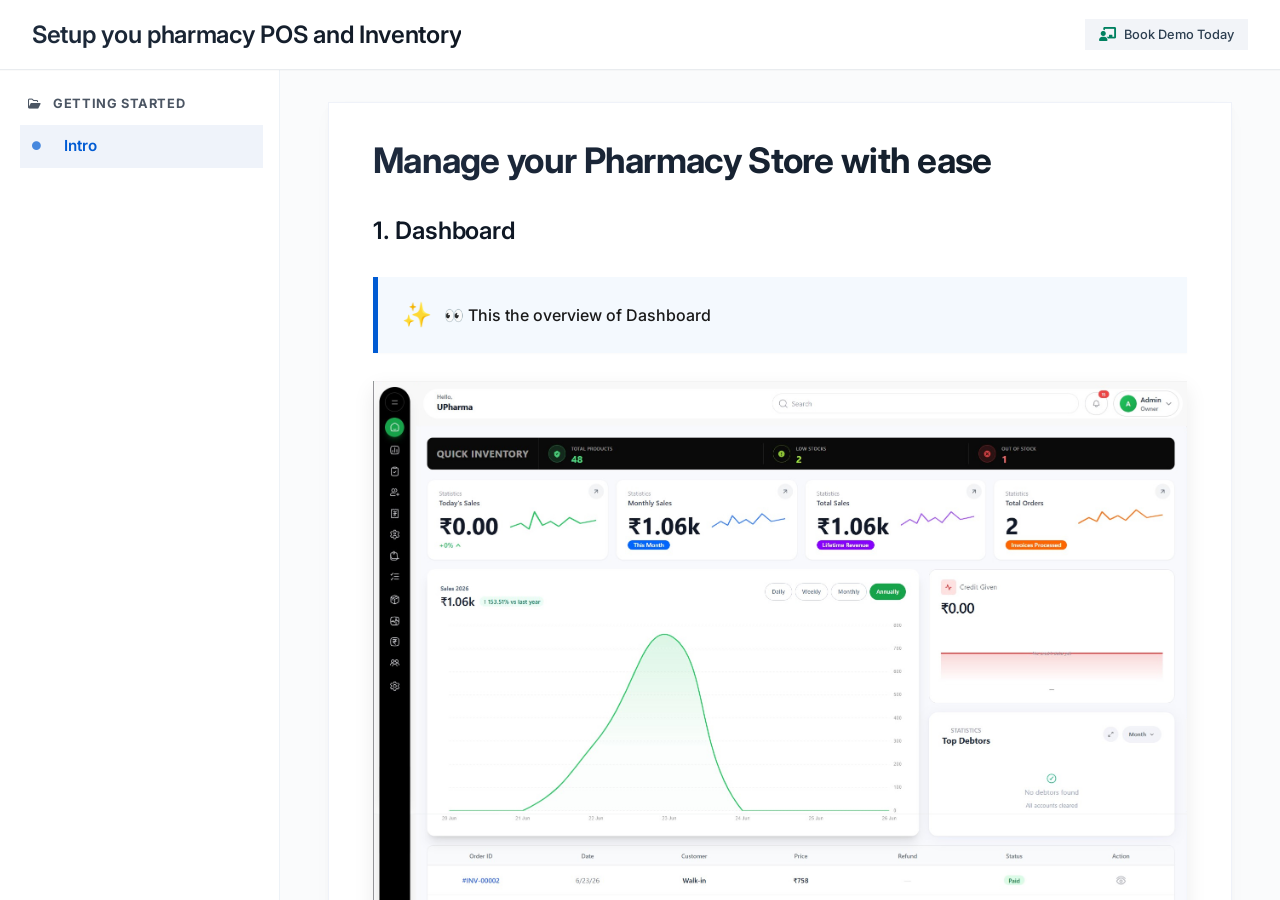
<file: index.html>
<!DOCTYPE html>
<html lang="en">

<head>
    <meta charset="UTF-8">
    <meta name="viewport" content="width=device-width, initial-scale=1.0">
    <title>Acme SaaS Academy</title>
    <link rel="stylesheet" href="styles.css">
    <link rel="preconnect" href="https://fonts.googleapis.com">
    <link rel="preconnect" href="https://fonts.gstatic.com" crossorigin>
    <link href="https://fonts.googleapis.com/css2?family=Inter:opsz,wght@14..32,300;14..32,400;14..32,500;14..32,600;14..32,700&display=swap" rel="stylesheet">
    <!-- Font Awesome 6 (required for icons) -->
    <link rel="stylesheet" href="https://cdnjs.cloudflare.com/ajax/libs/font-awesome/6.0.0-beta3/css/all.min.css">

    <script src="navigation.js"></script>
</head>

<body>

    <header>
        <div class="logo-area">
            <h1>Setup you pharmacy POS and Inventory</h1>
        </div>
        <div class="header-actions">
            <div class="badge-pro">
                <i class="fas fa-chalkboard-user"></i>
                <span>Book Demo Today</span>
            </div>
        </div>
    </header>

    <div class="layout">
        <aside id="sidebar"></aside>
        <main>
            <article id="content">
                <div class="loading-spinner">
                    <i class="fas fa-spinner fa-pulse"></i> Loading curriculum...
                </div>
            </article>
            <div class="nav-buttons">
                <button id="prevBtn"><i class="fas fa-arrow-left"></i> Previous</button>
                <button id="nextBtn">Next <i class="fas fa-arrow-right"></i></button>
            </div>
        </main>
    </div>

    <script src="script.js"></script>

</body>

</html>
</file>
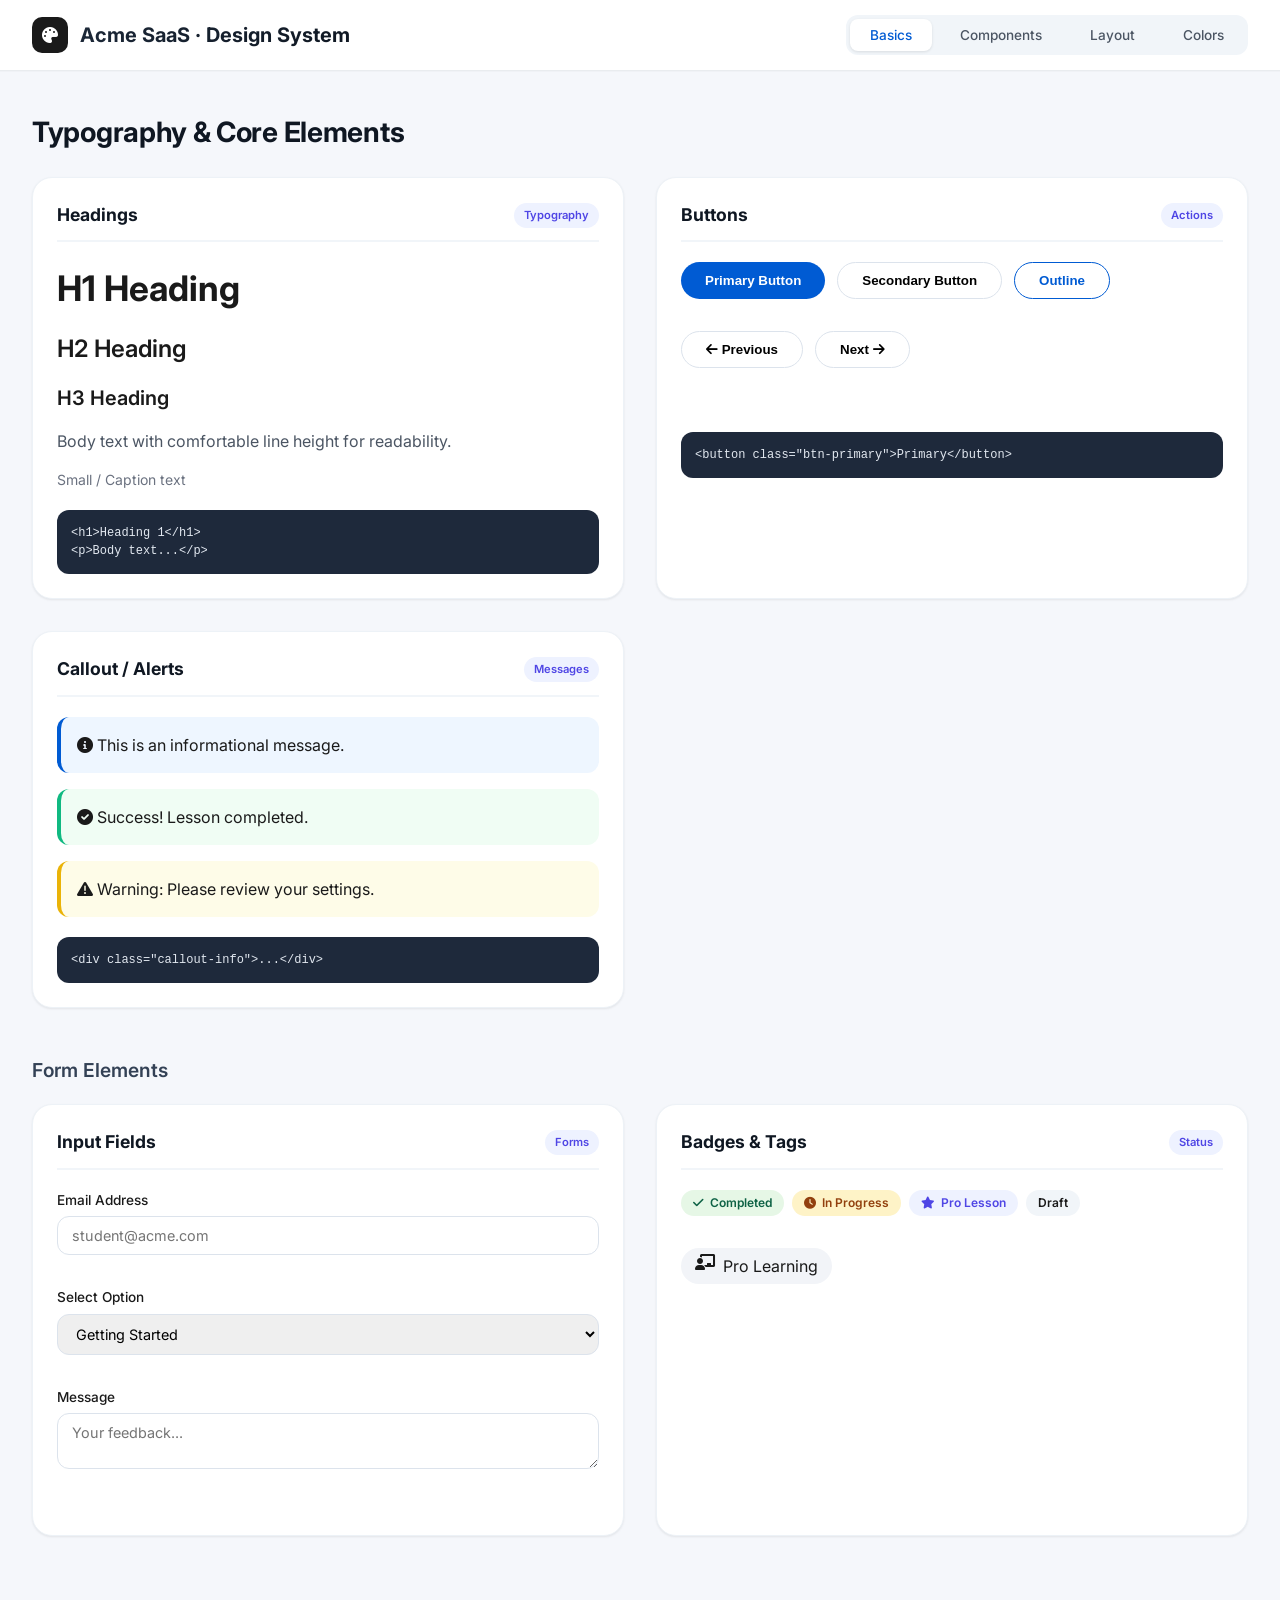
<file: components.html>
<!DOCTYPE html>
<html lang="en">
<head>
    <meta charset="UTF-8">
    <meta name="viewport" content="width=device-width, initial-scale=1.0">
    <title>Component Library | Acme SaaS Academy Design System</title>
    
    <!-- Fonts & Icons -->
    <link rel="preconnect" href="https://fonts.googleapis.com">
    <link rel="preconnect" href="https://fonts.gstatic.com" crossorigin>
    <link href="https://fonts.googleapis.com/css2?family=Inter:opsz,wght@14..32,300;14..32,400;14..32,500;14..32,600;14..32,700;14..32,800&display=swap" rel="stylesheet">
    <link rel="stylesheet" href="https://cdnjs.cloudflare.com/ajax/libs/font-awesome/6.0.0-beta3/css/all.min.css">
    
    <style>
        * {
            margin: 0;
            padding: 0;
            box-sizing: border-box;
        }

        body {
            font-family: 'Inter', system-ui, -apple-system, BlinkMacSystemFont, 'Segoe UI', sans-serif;
            background: #f5f7fb;
            color: #1a1a1a;
            line-height: 1.5;
        }

        /* Component Preview Layout */
        .component-nav {
            background: white;
            border-bottom: 1px solid #e9ecef;
            padding: 0 32px;
            position: sticky;
            top: 0;
            z-index: 100;
            box-shadow: 0 1px 0 rgba(0,0,0,0.02);
        }

        .nav-container {
            max-width: 1400px;
            margin: 0 auto;
            display: flex;
            justify-content: space-between;
            align-items: center;
            height: 70px;
        }

        .logo {
            display: flex;
            align-items: center;
            gap: 12px;
            font-size: 1.25rem;
            font-weight: 700;
            background: linear-gradient(135deg, #1e2b3c 0%, #0f1722 100%);
            background-clip: text;
            -webkit-background-clip: text;
            color: transparent;
        }

        .logo-icon {
            width: 36px;
            height: 36px;
            background: #1a1a1a;
            border-radius: 10px;
            display: flex;
            align-items: center;
            justify-content: center;
            color: white;
            font-size: 1rem;
        }

        .component-tabs {
            display: flex;
            gap: 8px;
            background: #f1f5f9;
            padding: 4px;
            border-radius: 12px;
        }

        .tab-btn {
            padding: 8px 20px;
            border: none;
            background: transparent;
            font-family: 'Inter', sans-serif;
            font-size: 0.85rem;
            font-weight: 500;
            cursor: pointer;
            border-radius: 8px;
            transition: all 0.2s;
            color: #4b5563;
        }

        .tab-btn.active {
            background: white;
            color: #005bd3;
            box-shadow: 0 1px 3px rgba(0,0,0,0.1);
        }

        .main-container {
            max-width: 1400px;
            margin: 0 auto;
            padding: 40px 32px;
        }

        .component-section {
            display: none;
            animation: fadeIn 0.3s ease;
        }

        .component-section.active-section {
            display: block;
        }

        @keyframes fadeIn {
            from { opacity: 0; transform: translateY(10px); }
            to { opacity: 1; transform: translateY(0); }
        }

        .component-grid {
            display: grid;
            grid-template-columns: repeat(auto-fit, minmax(400px, 1fr));
            gap: 32px;
            margin-bottom: 48px;
        }

        .component-card {
            background: white;
            border-radius: 20px;
            padding: 24px;
            box-shadow: 0 1px 3px rgba(0,0,0,0.05), 0 1px 2px rgba(0,0,0,0.03);
            border: 1px solid #edf2f7;
            transition: transform 0.2s, box-shadow 0.2s;
        }

        .component-card:hover {
            box-shadow: 0 8px 20px rgba(0,0,0,0.08);
            transform: translateY(-2px);
        }

        .card-header {
            border-bottom: 2px solid #f1f5f9;
            padding-bottom: 12px;
            margin-bottom: 20px;
            display: flex;
            justify-content: space-between;
            align-items: center;
        }

        .card-title {
            font-size: 1.1rem;
            font-weight: 700;
            color: #0f1722;
        }

        .card-badge {
            background: #eef2ff;
            padding: 4px 10px;
            border-radius: 20px;
            font-size: 0.7rem;
            font-weight: 600;
            color: #4f46e5;
        }

        .preview-area {
            margin-bottom: 20px;
            min-height: 150px;
            display: flex;
            flex-direction: column;
            gap: 16px;
        }

        .code-snippet {
            background: #1e293b;
            color: #e2e8f0;
            padding: 14px;
            border-radius: 12px;
            font-size: 0.75rem;
            font-family: 'SF Mono', monospace;
            overflow-x: auto;
            margin-top: 12px;
        }

        hr {
            margin: 40px 0;
            border: none;
            border-top: 1px solid #e2e8f0;
        }

        .section-title {
            font-size: 1.75rem;
            font-weight: 700;
            margin-bottom: 24px;
            color: #0f1722;
            letter-spacing: -0.3px;
        }

        .subsection-title {
            font-size: 1.2rem;
            font-weight: 600;
            margin: 32px 0 20px 0;
            color: #334155;
        }

        /* Button Styles (reusable) */
        .btn-primary {
            background: #005bd3;
            color: white;
            border: none;
            padding: 10px 24px;
            border-radius: 40px;
            font-weight: 600;
            cursor: pointer;
            transition: all 0.2s;
        }

        .btn-primary:hover {
            background: #004db3;
            transform: translateY(-1px);
        }

        .btn-secondary {
            background: white;
            border: 1px solid #dce3ec;
            padding: 10px 24px;
            border-radius: 40px;
            font-weight: 600;
            cursor: pointer;
            transition: all 0.2s;
        }

        .btn-secondary:hover {
            background: #f8fafd;
            border-color: #cbdde9;
        }

        /* Sidebar Preview */
        .sidebar-preview {
            width: 260px;
            background: white;
            border-radius: 16px;
            padding: 16px;
            border: 1px solid #edf2f7;
        }

        .lesson-link-demo {
            display: flex;
            align-items: center;
            gap: 12px;
            padding: 10px 12px;
            border-radius: 12px;
            text-decoration: none;
            color: #2c3e50;
            font-size: 0.9rem;
            transition: all 0.2s;
        }

        .lesson-link-demo:hover {
            background: #f6f8fc;
        }

        .lesson-link-demo.active {
            background: #eff3fa;
            color: #005bd3;
            font-weight: 600;
        }

        /* Color Palette */
        .color-grid {
            display: grid;
            grid-template-columns: repeat(auto-fill, minmax(120px, 1fr));
            gap: 16px;
        }

        .color-item {
            text-align: center;
        }

        .color-swatch {
            height: 80px;
            border-radius: 12px;
            margin-bottom: 8px;
            border: 1px solid #e2e8f0;
        }

        .color-name {
            font-size: 0.75rem;
            font-weight: 600;
            margin-bottom: 4px;
        }

        .color-hex {
            font-size: 0.7rem;
            color: #64748b;
            font-family: monospace;
        }

        /* Typography */
        .typography-demo {
            display: flex;
            flex-direction: column;
            gap: 16px;
        }

        /* Form Elements */
        .form-group {
            margin-bottom: 16px;
        }

        .form-group label {
            display: block;
            margin-bottom: 6px;
            font-weight: 500;
            font-size: 0.85rem;
        }

        input, textarea, select {
            width: 100%;
            padding: 10px 14px;
            border: 1px solid #dce3ec;
            border-radius: 12px;
            font-family: 'Inter', sans-serif;
            font-size: 0.9rem;
            transition: all 0.2s;
        }

        input:focus, textarea:focus, select:focus {
            outline: none;
            border-color: #005bd3;
            box-shadow: 0 0 0 3px rgba(0, 91, 211, 0.1);
        }

        /* Toast Message */
        .toast-demo {
            background: #1e293b;
            color: white;
            padding: 12px 20px;
            border-radius: 40px;
            display: inline-flex;
            align-items: center;
            gap: 10px;
            font-size: 0.85rem;
        }

        /* Badge */
        .badge {
            display: inline-flex;
            align-items: center;
            gap: 6px;
            padding: 4px 12px;
            border-radius: 40px;
            font-size: 0.75rem;
            font-weight: 600;
        }

        .badge-success {
            background: #e6f7e6;
            color: #0e6245;
        }

        .badge-warning {
            background: #fef3c7;
            color: #92400e;
        }

        .badge-info {
            background: #eef2ff;
            color: #4f46e5;
        }

        /* Callout Variations */
        .callout-info {
            background: #eef6ff;
            border-left: 4px solid #005bd3;
            padding: 16px;
            border-radius: 12px;
        }

        .callout-success {
            background: #f0fdf4;
            border-left: 4px solid #10b981;
            padding: 16px;
            border-radius: 12px;
        }

        .callout-warning {
            background: #fefce8;
            border-left: 4px solid #eab308;
            padding: 16px;
            border-radius: 12px;
        }

        /* Navigation Buttons Pair */
        .nav-buttons-pair {
            display: flex;
            gap: 12px;
            margin-top: 16px;
        }

        @media (max-width: 768px) {
            .component-grid {
                grid-template-columns: 1fr;
            }
            .main-container {
                padding: 20px;
            }
            .component-tabs {
                overflow-x: auto;
            }
        }
    </style>
</head>
<body>

<div class="component-nav">
    <div class="nav-container">
        <div class="logo">
            <div class="logo-icon">
                <i class="fas fa-palette"></i>
            </div>
            <span>Acme SaaS · Design System</span>
        </div>
        <div class="component-tabs">
            <button class="tab-btn active" data-tab="basics">Basics</button>
            <button class="tab-btn" data-tab="components">Components</button>
            <button class="tab-btn" data-tab="layout">Layout</button>
            <button class="tab-btn" data-tab="colors">Colors</button>
        </div>
    </div>
</div>

<div class="main-container">
    <!-- BASICS SECTION -->
    <div id="basics" class="component-section active-section">
        <h1 class="section-title">Typography & Core Elements</h1>
        
        <div class="component-grid">
            <div class="component-card">
                <div class="card-header">
                    <span class="card-title">Headings</span>
                    <span class="card-badge">Typography</span>
                </div>
                <div class="preview-area">
                    <h1 style="font-size: 2.2rem; font-weight: 700;">H1 Heading</h1>
                    <h2 style="font-size: 1.5rem; font-weight: 600;">H2 Heading</h2>
                    <h3 style="font-size: 1.25rem; font-weight: 600;">H3 Heading</h3>
                    <p style="color: #4b5563;">Body text with comfortable line height for readability.</p>
                    <p style="font-size: 0.875rem; color: #6b7280;">Small / Caption text</p>
                </div>
                <div class="code-snippet">
                    &lt;h1&gt;Heading 1&lt;/h1&gt;<br>
                    &lt;p&gt;Body text...&lt;/p&gt;
                </div>
            </div>

            <div class="component-card">
                <div class="card-header">
                    <span class="card-title">Buttons</span>
                    <span class="card-badge">Actions</span>
                </div>
                <div class="preview-area">
                    <div style="display: flex; gap: 12px; flex-wrap: wrap;">
                        <button class="btn-primary">Primary Button</button>
                        <button class="btn-secondary">Secondary Button</button>
                        <button class="btn-primary" style="background: white; color: #005bd3; border: 1px solid #005bd3;">Outline</button>
                    </div>
                    <div class="nav-buttons-pair">
                        <button class="btn-secondary"><i class="fas fa-arrow-left"></i> Previous</button>
                        <button class="btn-secondary">Next <i class="fas fa-arrow-right"></i></button>
                    </div>
                </div>
                <div class="code-snippet">
                    &lt;button class="btn-primary"&gt;Primary&lt;/button&gt;
                </div>
            </div>

            <div class="component-card">
                <div class="card-header">
                    <span class="card-title">Callout / Alerts</span>
                    <span class="card-badge">Messages</span>
                </div>
                <div class="preview-area">
                    <div class="callout-info">
                        <i class="fas fa-info-circle"></i> This is an informational message.
                    </div>
                    <div class="callout-success">
                        <i class="fas fa-check-circle"></i> Success! Lesson completed.
                    </div>
                    <div class="callout-warning">
                        <i class="fas fa-exclamation-triangle"></i> Warning: Please review your settings.
                    </div>
                </div>
                <div class="code-snippet">
                    &lt;div class="callout-info"&gt;...&lt;/div&gt;
                </div>
            </div>
        </div>

        <div class="subsection-title">Form Elements</div>
        <div class="component-grid">
            <div class="component-card">
                <div class="card-header">
                    <span class="card-title">Input Fields</span>
                    <span class="card-badge">Forms</span>
                </div>
                <div class="preview-area">
                    <div class="form-group">
                        <label>Email Address</label>
                        <input type="email" placeholder="student@acme.com">
                    </div>
                    <div class="form-group">
                        <label>Select Option</label>
                        <select>
                            <option>Getting Started</option>
                            <option>Core Concepts</option>
                            <option>Advanced</option>
                        </select>
                    </div>
                    <div class="form-group">
                        <label>Message</label>
                        <textarea rows="2" placeholder="Your feedback..."></textarea>
                    </div>
                </div>
            </div>

            <div class="component-card">
                <div class="card-header">
                    <span class="card-title">Badges & Tags</span>
                    <span class="card-badge">Status</span>
                </div>
                <div class="preview-area">
                    <div style="display: flex; gap: 8px; flex-wrap: wrap;">
                        <span class="badge badge-success"><i class="fas fa-check"></i> Completed</span>
                        <span class="badge badge-warning"><i class="fas fa-clock"></i> In Progress</span>
                        <span class="badge badge-info"><i class="fas fa-star"></i> Pro Lesson</span>
                        <span class="badge" style="background: #f1f5f9;">Draft</span>
                    </div>
                    <div style="margin-top: 16px;">
                        <div class="badge-pro" style="background: #f2f4f8; padding: 6px 14px; border-radius: 40px; display: inline-flex; gap: 8px;">
                            <i class="fas fa-chalkboard-user"></i> Pro Learning
                        </div>
                    </div>
                </div>
            </div>
        </div>
    </div>

    <!-- COMPONENTS SECTION -->
    <div id="components" class="component-section">
        <h1 class="section-title">Reusable UI Components</h1>
        
        <div class="component-grid">
            <div class="component-card">
                <div class="card-header">
                    <span class="card-title">Lesson Navigation Links</span>
                    <span class="card-badge">Sidebar Item</span>
                </div>
                <div class="preview-area">
                    <div style="border: 1px solid #edf2f7; border-radius: 16px; padding: 8px;">
                        <a href="#" class="lesson-link-demo"><i class="fas fa-circle" style="font-size: 0.55rem;"></i> Introduction to SaaS</a>
                        <a href="#" class="lesson-link-demo active"><i class="fas fa-circle" style="font-size: 0.55rem;"></i> Workflow Builder</a>
                        <a href="#" class="lesson-link-demo"><i class="fas fa-circle" style="font-size: 0.55rem;"></i> API Integration</a>
                    </div>
                </div>
                <div class="code-snippet">
                    &lt;a href="#" class="lesson-link active"&gt;<br>
                    &nbsp;&nbsp;&lt;i class="fas fa-circle"&gt;&lt;/i&gt; Lesson Title<br>
                    &lt;/a&gt;
                </div>
            </div>

            <div class="component-card">
                <div class="card-header">
                    <span class="card-title">Chapter Headers</span>
                    <span class="card-badge">Section</span>
                </div>
                <div class="preview-area">
                    <lesson-title style="display: block; font-size: 0.75rem; text-transform: uppercase; font-weight: 700; color: #4b5563; margin-bottom: 12px;">
                        <i class="far fa-folder-open"></i> Getting Started
                    </lesson-title>
                    <lesson-title style="display: block; font-size: 0.75rem; text-transform: uppercase; font-weight: 700; color: #4b5563;">
                        <i class="far fa-folder-open"></i> Core Concepts
                    </lesson-title>
                </div>
            </div>

            <div class="component-card">
                <div class="card-header">
                    <span class="card-title">Loading Spinner</span>
                    <span class="card-badge">Feedback</span>
                </div>
                <div class="preview-area">
                    <div class="loading-spinner" style="display: flex; gap: 12px; align-items: center; color: #005bd3;">
                        <i class="fas fa-spinner fa-pulse"></i> Loading lesson content...
                    </div>
                </div>
            </div>

            <div class="component-card">
                <div class="card-header">
                    <span class="card-title">Toast / Notification</span>
                    <span class="card-badge">Feedback</span>
                </div>
                <div class="preview-area">
                    <div class="toast-demo">
                        <i class="fas fa-check-circle"></i> Lesson saved successfully
                    </div>
                    <div class="toast-demo" style="background: #005bd3; margin-top: 8px;">
                        <i class="fas fa-info-circle"></i> 3 new updates available
                    </div>
                </div>
            </div>
        </div>

        <div class="subsection-title">Hero & Media Blocks</div>
        <div class="component-grid">
            <div class="component-card">
                <div class="card-header">
                    <span class="card-title">Hero Image Placeholder</span>
                    <span class="card-badge">Media</span>
                </div>
                <div class="preview-area">
                    <div class="hero-image" style="background: #f1f5f9; border-radius: 16px; overflow: hidden;">
                        <img src="data:image/svg+xml,%3Csvg xmlns='http://www.w3.org/2000/svg' viewBox='0 0 400 200'%3E%3Crect width='400' height='200' fill='%23e2e8f0'/%3E%3Ctext x='50%25' y='50%25' dominant-baseline='middle' text-anchor='middle' fill='%2364748b' font-size='14'%3EWorkflow Illustration%3C/text%3E%3C/svg%3E" alt="Demo" style="width: 100%;">
                    </div>
                    <p style="margin-top: 8px; font-size: 0.75rem; color: #6b7280;">Responsive image container with border radius</p>
                </div>
            </div>

            <div class="component-card">
                <div class="card-header">
                    <span class="card-title">Code Block</span>
                    <span class="card-badge">Developer</span>
                </div>
                <div class="preview-area">
                    <pre style="background: #1e293b; color: #e2e8f0; padding: 16px; border-radius: 12px; overflow-x: auto; font-size: 0.75rem;">&lt;?php<br>// Example workflow trigger<br>$workflow = new Automation();<br>$workflow->run();<br>?&gt;</pre>
                </div>
                <div class="code-snippet">
                    &lt;pre&gt;&lt;code&gt;Your code here&lt;/code&gt;&lt;/pre&gt;
                </div>
            </div>
        </div>
    </div>

    <!-- LAYOUT SECTION -->
    <div id="layout" class="component-section">
        <h1 class="section-title">Layout & Navigation Patterns</h1>
        
        <div class="component-grid">
            <div class="component-card">
                <div class="card-header">
                    <span class="card-title">Sidebar Panel (Desktop)</span>
                    <span class="card-badge">Layout</span>
                </div>
                <div class="preview-area">
                    <div class="sidebar-preview">
                        <div class="chapter" style="margin-bottom: 20px;">
                            <lesson-title style="font-size: 0.7rem;">CHAPTER 1</lesson-title>
                            <a href="#" class="lesson-link-demo active">Intro to Platform</a>
                            <a href="#" class="lesson-link-demo">Setting up API</a>
                        </div>
                        <div class="chapter">
                            <lesson-title style="font-size: 0.7rem;">CHAPTER 2</lesson-title>
                            <a href="#" class="lesson-link-demo">Workflows</a>
                            <a href="#" class="lesson-link-demo">Analytics</a>
                        </div>
                    </div>
                </div>
            </div>

            <div class="component-card">
                <div class="card-header">
                    <span class="card-title">Mobile Menu Trigger</span>
                    <span class="card-badge">Navigation</span>
                </div>
                <div class="preview-area">
                    <button class="mobile-menu-btn" style="display: inline-flex; background: #f1f5f9; padding: 12px; border-radius: 12px; border: 1px solid #e2e8f0;">
                        <i class="fas fa-bars"></i> Menu
                    </button>
                    <div style="margin-top: 12px; font-size: 0.75rem; color: #6b7280;">
                        <i class="fas fa-arrow-left"></i> Slides from left on mobile
                    </div>
                </div>
                <div class="code-snippet">
                    &lt;button class="mobile-menu-btn"&gt;&lt;i class="fas fa-bars"&gt;&lt;/i&gt;&lt;/button&gt;
                </div>
            </div>

            <div class="component-card">
                <div class="card-header">
                    <span class="card-title">Content Card</span>
                    <span class="card-badge">Container</span>
                </div>
                <div class="preview-area">
                    <div style="background: white; border: 1px solid #edf2f7; border-radius: 28px; padding: 24px; box-shadow: 0 4px 12px rgba(0,0,0,0.02);">
                        <h3 style="margin-bottom: 12px;">Lesson Content</h3>
                        <p style="color: #4b5563;">Main content area with rounded corners and subtle shadow.</p>
                    </div>
                </div>
            </div>
        </div>

        <div class="subsection-title">Responsive Breakpoints</div>
        <div class="component-grid">
            <div class="component-card">
                <div class="card-header">
                    <span class="card-title">Breakpoints Reference</span>
                    <span class="card-badge">CSS</span>
                </div>
                <div class="preview-area">
                    <ul style="list-style: none; padding: 0;">
                        <li style="padding: 8px 0; border-bottom: 1px solid #f1f5f9;"><strong>Mobile:</strong> ≤ 768px</li>
                        <li style="padding: 8px 0; border-bottom: 1px solid #f1f5f9;"><strong>Tablet:</strong> 769px - 1024px</li>
                        <li style="padding: 8px 0;"><strong>Desktop:</strong> ≥ 1025px</li>
                    </ul>
                </div>
            </div>
            <div class="component-card">
                <div class="card-header">
                    <span class="card-title">Utility Classes</span>
                    <span class="card-badge">Helpers</span>
                </div>
                <div class="preview-area">
                    <div class="callout-info" style="font-size: 0.8rem;">
                        <code>.lesson-transition</code> - fade slide animation<br>
                        <code>.menu-open</code> - lock body scroll on mobile<br>
                        <code>.sidebar-overlay</code> - dark background overlay
                    </div>
                </div>
            </div>
        </div>
    </div>

    <!-- COLORS SECTION -->
    <div id="colors" class="component-section">
        <h1 class="section-title">Color Palette</h1>
        
        <div class="component-grid">
            <div class="component-card">
                <div class="card-header">
                    <span class="card-title">Primary Colors</span>
                    <span class="card-badge">Brand</span>
                </div>
                <div class="preview-area">
                    <div class="color-grid">
                        <div class="color-item"><div class="color-swatch" style="background: #005bd3;"></div><div class="color-name">Primary Blue</div><div class="color-hex">#005bd3</div></div>
                        <div class="color-item"><div class="color-swatch" style="background: #1e293b;"></div><div class="color-name">Dark Slate</div><div class="color-hex">#1e293b</div></div>
                        <div class="color-item"><div class="color-swatch" style="background: #fafbfc;"></div><div class="color-name">Background</div><div class="color-hex">#fafbfc</div></div>
                    </div>
                </div>
            </div>

            <div class="component-card">
                <div class="card-header">
                    <span class="card-title">Semantic Colors</span>
                    <span class="card-badge">Status</span>
                </div>
                <div class="preview-area">
                    <div class="color-grid">
                        <div class="color-item"><div class="color-swatch" style="background: #10b981;"></div><div class="color-name">Success</div><div class="color-hex">#10b981</div></div>
                        <div class="color-item"><div class="color-swatch" style="background: #eab308;"></div><div class="color-name">Warning</div><div class="color-hex">#eab308</div></div>
                        <div class="color-item"><div class="color-swatch" style="background: #ef4444;"></div><div class="color-name">Error</div><div class="color-hex">#ef4444</div></div>
                        <div class="color-item"><div class="color-swatch" style="background: #4f46e5;"></div><div class="color-name">Info</div><div class="color-hex">#4f46e5</div></div>
                    </div>
                </div>
            </div>

            <div class="component-card">
                <div class="card-header">
                    <span class="card-title">Neutrals & Borders</span>
                    <span class="card-badge">Grayscale</span>
                </div>
                <div class="preview-area">
                    <div class="color-grid">
                        <div class="color-item"><div class="color-swatch" style="background: #ffffff; border: 1px solid #e2e8f0;"></div><div class="color-name">White</div><div class="color-hex">#ffffff</div></div>
                        <div class="color-item"><div class="color-swatch" style="background: #f1f5f9;"></div><div class="color-name">Gray 100</div><div class="color-hex">#f1f5f9</div></div>
                        <div class="color-item"><div class="color-swatch" style="background: #e2e8f0;"></div><div class="color-name">Gray 200</div><div class="color-hex">#e2e8f0</div></div>
                        <div class="color-item"><div class="color-swatch" style="background: #64748b;"></div><div class="color-name">Gray 500</div><div class="color-hex">#64748b</div></div>
                    </div>
                </div>
            </div>
        </div>

        <div class="subsection-title">Gradient Usage</div>
        <div class="component-grid">
            <div class="component-card">
                <div class="preview-area">
                    <div style="background: linear-gradient(135deg, #1e2b3c 0%, #0f1722 100%); padding: 20px; border-radius: 16px; color: white; text-align: center;">
                        Logo Gradient: #1e2b3c → #0f1722
                    </div>
                </div>
            </div>
        </div>
    </div>
</div>

<script>
    // Tab switching functionality
    const tabs = document.querySelectorAll('.tab-btn');
    const sections = {
        basics: document.getElementById('basics'),
        components: document.getElementById('components'),
        layout: document.getElementById('layout'),
        colors: document.getElementById('colors')
    };

    tabs.forEach(tab => {
        tab.addEventListener('click', () => {
            const tabId = tab.getAttribute('data-tab');
            
            // Update active tab
            tabs.forEach(t => t.classList.remove('active'));
            tab.classList.add('active');
            
            // Update active section
            Object.values(sections).forEach(section => {
                if (section) section.classList.remove('active-section');
            });
            
            if (sections[tabId]) {
                sections[tabId].classList.add('active-section');
            }
        });
    });
</script>

</body>
</html>
</file>
<file: styles.css>
/* ---------- RESET & GLOBAL (Shopify Core Aesthetic) ---------- */
* {
    margin: 0;
    padding: 0;
    box-sizing: border-box;
}

body {
    font-family: 'Inter', system-ui, -apple-system, BlinkMacSystemFont, 'Segoe UI', Roboto, Helvetica, sans-serif;
    background: #ffffff;
    color: #1a1a1a;
    height: 100vh;
    overflow: hidden;
    font-weight: 400;
    line-height: 1.5;
    -webkit-font-smoothing: antialiased;
}

/* ----- HEADER: Shopify-style clean, elevated with subtle border & logo ----- */
header {
    height: 70px;
    display: flex;
    align-items: center;
    justify-content: space-between;
    padding: 0 32px;
    background: #ffffff;
    border-bottom: 1px solid #e9ecef;
    box-shadow: 0 1px 0 rgba(0, 0, 0, 0.02);
    position: relative;
    z-index: 10;
}

.logo-area {
    display: flex;
    align-items: center;
    gap: 12px;
}

.brand-icon {
    background: #1a1a1a;
    width: 36px;
    height: 36px;
    display: flex;
    align-items: center;
    justify-content: center;
    color: white;
    font-size: 1.2rem;
    font-weight: 600;
    box-shadow: 0 2px 6px rgba(0, 0, 0, 0.05);
}

header h1 {
    font-size: 1.5rem;
    font-weight: 600;
    letter-spacing: -0.3px;
    background: linear-gradient(135deg, #1e2b3c 0%, #0f1722 100%);
    background-clip: text;
    -webkit-background-clip: text;
    color: transparent;
    margin: 0;
}

.header-actions {
    display: flex;
    gap: 16px;
    align-items: center;
}

.badge-pro {
    background: #f2f4f8;
    padding: 6px 14px;
    font-size: 0.8rem;
    font-weight: 500;
    color: #2c3e50;
    display: flex;
    align-items: center;
    gap: 8px;
}

.badge-pro i {
    font-size: 0.85rem;
    color: #008060;
}

/* ----- LAYOUT: Flex refined with smooth transitions ----- */
.layout {
    display: flex;
    height: calc(100vh - 70px);
    width: 100%;
    background: #fafbfc;
}

/* SIDEBAR: Modern, spacious, with subtle hover effects */
#sidebar {
    width: 300px;
    background: #ffffff;
    border-right: 1px solid #edf2f7;
    overflow-y: auto;
    padding: 24px 16px 32px 20px;
    transition: all 0.2s ease;
    box-shadow: 1px 0 0 rgba(0, 0, 0, 0.02);
}

/* Custom scrollbar (Shopify subtle) */
#sidebar::-webkit-scrollbar {
    width: 5px;
}

#sidebar::-webkit-scrollbar-track {
    background: #f1f1f1;
}

#sidebar::-webkit-scrollbar-thumb {
    background: #cbd5e1;
}

.chapter {
    margin-bottom: 28px;
}

lesson-title {
    display: block;
    font-size: 0.80rem;
    text-transform: uppercase;
    letter-spacing: 0.6px;
    font-weight: bold;
    color: #4b5563;
    margin: 0 0 12px 0;
    padding-left: 8px;
}

.lesson-link {
    display: flex;
    align-items: center;
    gap: 12px;
    padding: 10px 12px;
    margin: 2px 0;
    text-decoration: none;
    font-size: 0.95rem;
    font-weight: 500;
    color: #2c3e50;
    transition: all 0.2s ease;
    position: relative;
}

.lesson-link i {
    width: 20px;
    font-size: 0.9rem;
    color: #8b9bb0;
    transition: color 0.2s;
}

.lesson-link:hover {
    background: #f6f8fc;
    color: #0f1722;
}

.lesson-link:hover i {
    color: #2c6e9e;
}

.lesson-link.active {
    background: #eff3fa;
    color: #005bd3;
    font-weight: 600;
}

.lesson-link.active i {
    color: #005bd3;
}

/* MAIN CONTENT AREA: card-like reading experience */
main {
    flex: 1;
    overflow-y: auto;
    padding: 32px 48px 48px 48px;
    background: #fafbfc;
}

/* Inner content card (white elegant container) */
#content {
    max-width: 1140px;
    margin: 0 auto;
    background: white;
    padding: 36px 44px;
    box-shadow: 0 8px 20px rgba(0, 0, 0, 0.02), 0 2px 6px rgba(0, 0, 0, 0.02);
    transition: all 0.3s ease;
    border: 1px solid #eff2f9;
}

/* Lesson content styling (Shopify typography) */
#content h1 {
    font-size: 2.2rem;
    font-weight: 700;
    letter-spacing: -0.02em;
    background: linear-gradient(145deg, #1E2A3E, #0f1a24);
    background-clip: text;
    -webkit-background-clip: text;
    color: transparent;
    margin-bottom: 20px;
    line-height: 1.2;
}

#content h2 {
    font-size: 1.5rem;
    font-weight: 600;
    margin: 32px 0 16px 0;
    color: #0f1825;
    letter-spacing: -0.2px;
}

#content p {
    color: #2d3a4b;
    margin-bottom: 1.2rem;
    font-size: 1rem;
    line-height: 1.6;
}

.callout {
    background: #F4F9FE;
    border-left: 5px solid #005bd3;
    padding: 20px 24px;
    margin: 28px 0;
    font-weight: 500;
    display: flex;
    align-items: center;
    gap: 12px;
    box-shadow: 0 1px 2px rgba(0, 0, 0, 0.02);
}

.callout:before {
    content: "✨";
    font-size: 1.5rem;
}

pre {
    background: #1e293b;
    color: #e2e8f0;
    padding: 20px;
    overflow-x: auto;
    font-family: 'SF Mono', 'JetBrains Mono', monospace;
    font-size: 0.85rem;
    margin: 24px 0;
    box-shadow: inset 0 1px 3px rgba(0, 0, 0, 0.1);
}

code {
    font-family: monospace;
}

.hero-image {
    margin: 28px 0;
    overflow: hidden;
    box-shadow: 0 8px 20px rgba(0, 0, 0, 0.08);
    background: #f1f5f9;
}

.hero-image img {
    width: 100%;
    height: auto;
    display: block;
    transition: transform 0.3s ease;
}

.hero-image:hover img {
    transform: scale(1.01);
}

/* Navigation buttons (Shopify-style primary/secondary) */
.nav-buttons {
    margin-top: 48px;
    max-width: 1140px;
    margin-left: auto;
    margin-right: auto;
    display: flex;
    justify-content: space-between;
    gap: 16px;
}

.nav-buttons button {
    background: white;
    border: 1px solid #dce3ec;
    padding: 12px 28px;
    font-weight: 600;
    font-size: 0.9rem;
    font-family: 'Inter', sans-serif;
    color: #1f2a3e;
    cursor: pointer;
    transition: all 0.2s ease;
    display: inline-flex;
    align-items: center;
    gap: 10px;
    backdrop-filter: blur(2px);
    background-color: #ffffff;
    box-shadow: 0 1px 1px rgba(0, 0, 0, 0.02);
}

.nav-buttons button i {
    font-size: 0.9rem;
}

.nav-buttons button:hover {
    background: #f8fafd;
    border-color: #cbdde9;
    transform: translateY(-1px);
    box-shadow: 0 4px 8px rgba(0, 0, 0, 0.03);
}

.nav-buttons button:active {
    transform: translateY(1px);
}

/* loading animation */
.loading-spinner {
    display: flex;
    justify-content: center;
    align-items: center;
    padding: 60px;
    gap: 12px;
    color: #2c6e9e;
}

/* Responsive */
@media (max-width: 860px) {
    #sidebar {
        width: 260px;
    }

    main {
        padding: 20px 24px;
    }

    #content {
        padding: 24px 28px;
    }

    #content h1 {
        font-size: 1.8rem;
    }

    header {
        padding: 0 20px;
    }
}

@media (max-width: 640px) {
    .layout {
        flex-direction: column;
    }

    #sidebar {
        width: 100%;
        border-right: none;
        border-bottom: 1px solid #edf2f7;
        padding: 16px;
    }

    main {
        height: auto;
    }

    .nav-buttons button {
        padding: 8px 20px;
    }
}

/* extra polish for images inside content */
#content img {
    max-width: 100%;
}

/* subtle fade in */
@keyframes fadeSlideUp {
    from {
        opacity: 0;
        transform: translateY(8px);
    }

    to {
        opacity: 1;
        transform: translateY(0);
    }
}

.lesson-transition {
    animation: fadeSlideUp 0.3s cubic-bezier(0.2, 0.9, 0.4, 1.1) forwards;
}

/* ===== MOBILE RESPONSIVE WITH HAMBURGER MENU ===== */
/* Add these styles to your existing CSS */

/* Mobile menu button - hidden on desktop */
.mobile-menu-btn {
    display: none;
    background: transparent;
    border: none;
    font-size: 1.5rem;
    cursor: pointer;
    color: #1a1a1a;
    padding: 8px;
    border-radius: 8px;
    transition: background 0.2s ease;
    z-index: 1001;
}

.mobile-menu-btn:hover {
    background: rgba(0, 0, 0, 0.05);
}

/* Sidebar overlay (dark background when menu is open) */
.sidebar-overlay {
    display: none;
    position: fixed;
    top: 0;
    left: 0;
    right: 0;
    bottom: 0;
    background: rgba(0, 0, 0, 0.5);
    z-index: 999;
    opacity: 0;
    transition: opacity 0.3s ease;
}

.sidebar-overlay.active {
    display: block;
    opacity: 1;
}

/* Sidebar modifications for mobile */
@media (max-width: 768px) {

    /* Header adjustments for hamburger */
    header {
        position: relative;
    }

    .mobile-menu-btn {
        display: flex;
        align-items: center;
        justify-content: center;
        margin-right: 12px;
    }

    .logo-area {
        flex: 1;
    }

    /* Sidebar becomes slide-out panel */
    #sidebar {
        position: fixed;
        top: 0;
        left: -320px;
        width: 280px;
        max-width: 85%;
        height: 100vh;
        z-index: 1000;
        background: #ffffff;
        border-right: none;
        box-shadow: 2px 0 20px rgba(0, 0, 0, 0.1);
        transition: left 0.3s cubic-bezier(0.2, 0.9, 0.4, 1.1);
        padding: 24px 16px 32px 20px;
        overflow-y: auto;
    }

    #sidebar.open {
        left: 0;
    }

    /* Main layout adjustments */
    .layout {
        flex-direction: column;
    }

    main {
        padding: 20px 16px;
        width: 100%;
    }

    #content {
        padding: 20px 24px;
        border-radius: 20px;
    }

    #content h1 {
        font-size: 1.6rem;
    }

    /* Close button inside sidebar for mobile */
    .sidebar-close {
        display: flex;
        justify-content: flex-end;
        margin-bottom: 20px;
        padding-bottom: 12px;
        border-bottom: 1px solid #edf2f7;
    }

    .sidebar-close button {
        background: transparent;
        border: none;
        font-size: 1.3rem;
        cursor: pointer;
        color: #6b7280;
        padding: 6px 10px;
        border-radius: 8px;
        transition: all 0.2s;
    }

    .sidebar-close button:hover {
        background: #f3f4f6;
        color: #1f2937;
    }

    /* Body scroll lock when menu is open */
    body.menu-open {
        overflow: hidden;
    }
}

/* ===== DESKTOP FIXES - HIDE MOBILE ELEMENTS ===== */
@media (min-width: 769px) {

    /* Hide close button on desktop */
    .sidebar-close {
        display: none !important;
    }

    /* Ensure sidebar is visible and properly positioned on desktop */
    #sidebar {
        position: relative !important;
        left: 0 !important;
        width: 280px;
        height: auto;
        box-shadow: none;
        transform: none !important;
    }

    /* Remove any residual overlay on desktop */
    .sidebar-overlay {
        display: none !important;
    }
}

/* Tablet adjustments */
@media (min-width: 769px) and (max-width: 1024px) {
    #sidebar {
        width: 260px;
    }

    main {
        padding: 24px 28px;
    }
}

/* Small phones */
@media (max-width: 480px) {
    #sidebar {
        width: 260px;
    }

    .nav-buttons button {
        padding: 10px 18px;
        font-size: 0.85rem;
    }

    .badge-pro span {
        display: none;
    }

    .badge-pro {
        padding: 6px 10px;
    }
}

/* Callout Variations */
.callout-info {
    background: #eef6ff;
    border-left: 4px solid #005bd3;
    padding: 16px;
    margin: 28px 0;
}

.callout-warning {
    background: #fefce8;
    border-left: 4px solid #eab308;
    padding: 16px;
    margin: 28px 0;
}

/* Main Navigation */
.main-nav ul {
    list-style: none;
    margin: 0;
    padding: 0;
    display: flex;
    gap: 20px;
}

.main-nav li {
    margin: 0;
}

.main-nav a {
    text-decoration: none;
    color: inherit;
    font-weight: 500;
    transition: color 0.3s ease;
}

.main-nav a:hover {
    color: #005bd3;
}
</file>
